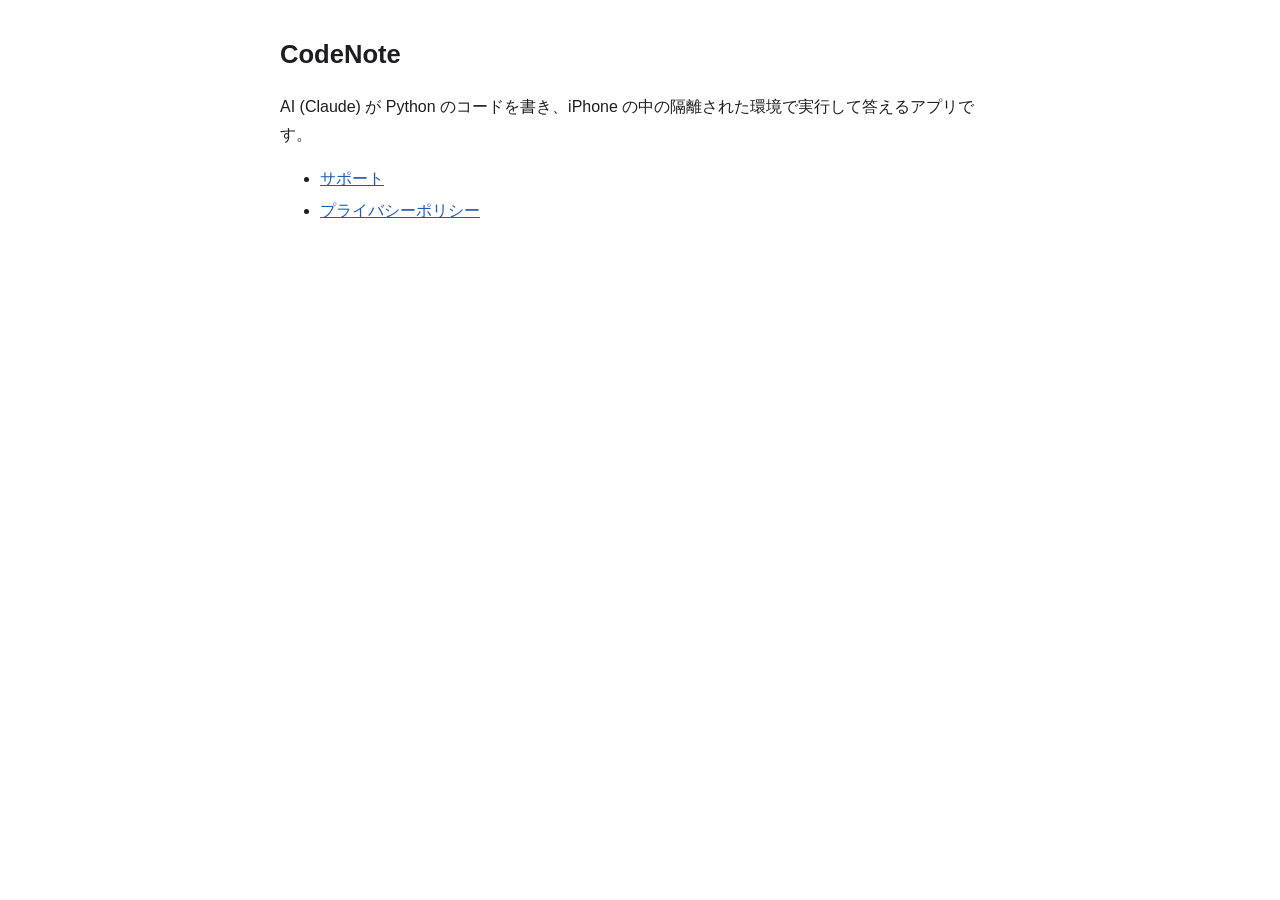
<file: index.html>
<!doctype html>
<html lang="ja">
<head>
<meta charset="utf-8">
<meta name="viewport" content="width=device-width, initial-scale=1">
<title>CodeNote</title>
<link rel="stylesheet" href="style.css">
</head>
<body>
<main>
<h1>CodeNote</h1>
<p>AI (Claude) が Python のコードを書き、iPhone の中の隔離された環境で実行して答えるアプリです。</p>
<ul>
<li><a href="support.html">サポート</a></li>
<li><a href="privacy.html">プライバシーポリシー</a></li>
</ul>
</main>
</body>
</html>
</file>
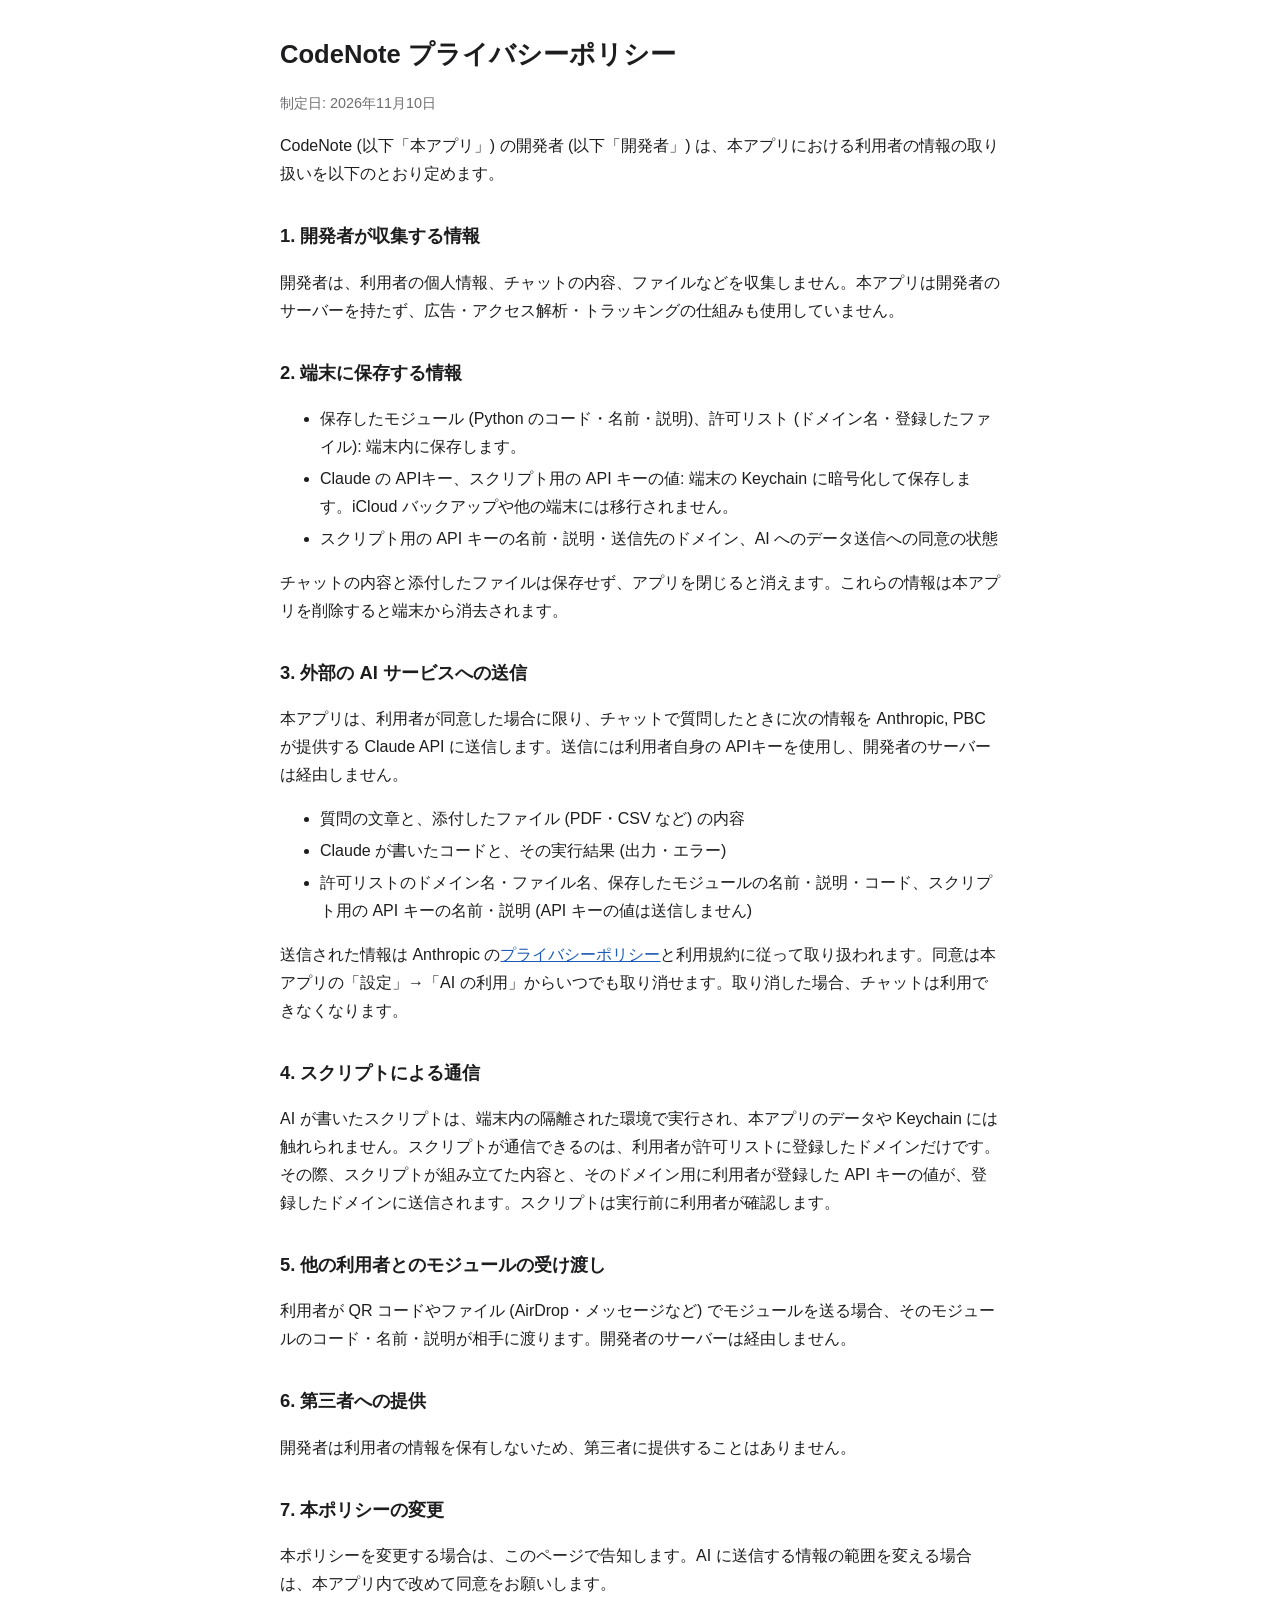
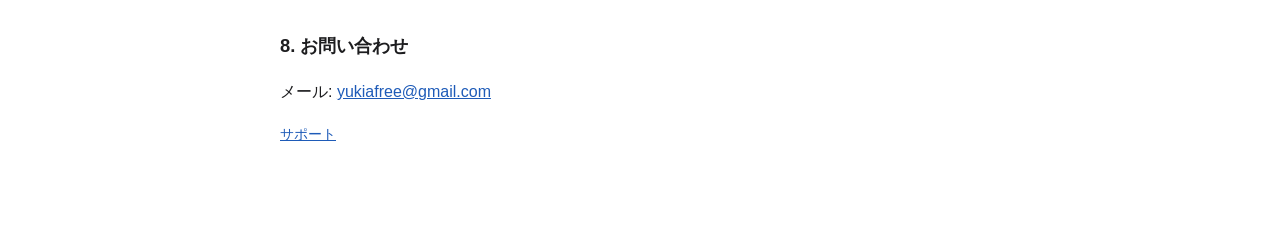
<file: privacy.html>
<!doctype html>
<html lang="ja">
<head>
<meta charset="utf-8">
<meta name="viewport" content="width=device-width, initial-scale=1">
<title>CodeNote プライバシーポリシー</title>
<link rel="stylesheet" href="style.css">
</head>
<body>
<main>
<h1>CodeNote プライバシーポリシー</h1>
<p class="updated">制定日: 2026年11月10日</p>

<p>CodeNote (以下「本アプリ」) の開発者 (以下「開発者」) は、本アプリにおける利用者の情報の取り扱いを以下のとおり定めます。</p>

<h2>1. 開発者が収集する情報</h2>
<p>開発者は、利用者の個人情報、チャットの内容、ファイルなどを収集しません。本アプリは開発者のサーバーを持たず、広告・アクセス解析・トラッキングの仕組みも使用していません。</p>

<h2>2. 端末に保存する情報</h2>
<ul>
<li>保存したモジュール (Python のコード・名前・説明)、許可リスト (ドメイン名・登録したファイル): 端末内に保存します。</li>
<li>Claude の APIキー、スクリプト用の API キーの値: 端末の Keychain に暗号化して保存します。iCloud バックアップや他の端末には移行されません。</li>
<li>スクリプト用の API キーの名前・説明・送信先のドメイン、AI へのデータ送信への同意の状態</li>
</ul>
<p>チャットの内容と添付したファイルは保存せず、アプリを閉じると消えます。これらの情報は本アプリを削除すると端末から消去されます。</p>

<h2>3. 外部の AI サービスへの送信</h2>
<p>本アプリは、利用者が同意した場合に限り、チャットで質問したときに次の情報を Anthropic, PBC が提供する Claude API に送信します。送信には利用者自身の APIキーを使用し、開発者のサーバーは経由しません。</p>
<ul>
<li>質問の文章と、添付したファイル (PDF・CSV など) の内容</li>
<li>Claude が書いたコードと、その実行結果 (出力・エラー)</li>
<li>許可リストのドメイン名・ファイル名、保存したモジュールの名前・説明・コード、スクリプト用の API キーの名前・説明 (API キーの値は送信しません)</li>
</ul>
<p>送信された情報は Anthropic の<a href="https://www.anthropic.com/legal/privacy">プライバシーポリシー</a>と利用規約に従って取り扱われます。同意は本アプリの「設定」→「AI の利用」からいつでも取り消せます。取り消した場合、チャットは利用できなくなります。</p>

<h2>4. スクリプトによる通信</h2>
<p>AI が書いたスクリプトは、端末内の隔離された環境で実行され、本アプリのデータや Keychain には触れられません。スクリプトが通信できるのは、利用者が許可リストに登録したドメインだけです。その際、スクリプトが組み立てた内容と、そのドメイン用に利用者が登録した API キーの値が、登録したドメインに送信されます。スクリプトは実行前に利用者が確認します。</p>

<h2>5. 他の利用者とのモジュールの受け渡し</h2>
<p>利用者が QR コードやファイル (AirDrop・メッセージなど) でモジュールを送る場合、そのモジュールのコード・名前・説明が相手に渡ります。開発者のサーバーは経由しません。</p>

<h2>6. 第三者への提供</h2>
<p>開発者は利用者の情報を保有しないため、第三者に提供することはありません。</p>

<h2>7. 本ポリシーの変更</h2>
<p>本ポリシーを変更する場合は、このページで告知します。AI に送信する情報の範囲を変える場合は、本アプリ内で改めて同意をお願いします。</p>

<h2>8. お問い合わせ</h2>
<p>メール: <a href="mailto:yukiafree@gmail.com">yukiafree@gmail.com</a></p>

<footer><p><a href="support.html">サポート</a></p></footer>
</main>
</body>
</html>
</file>
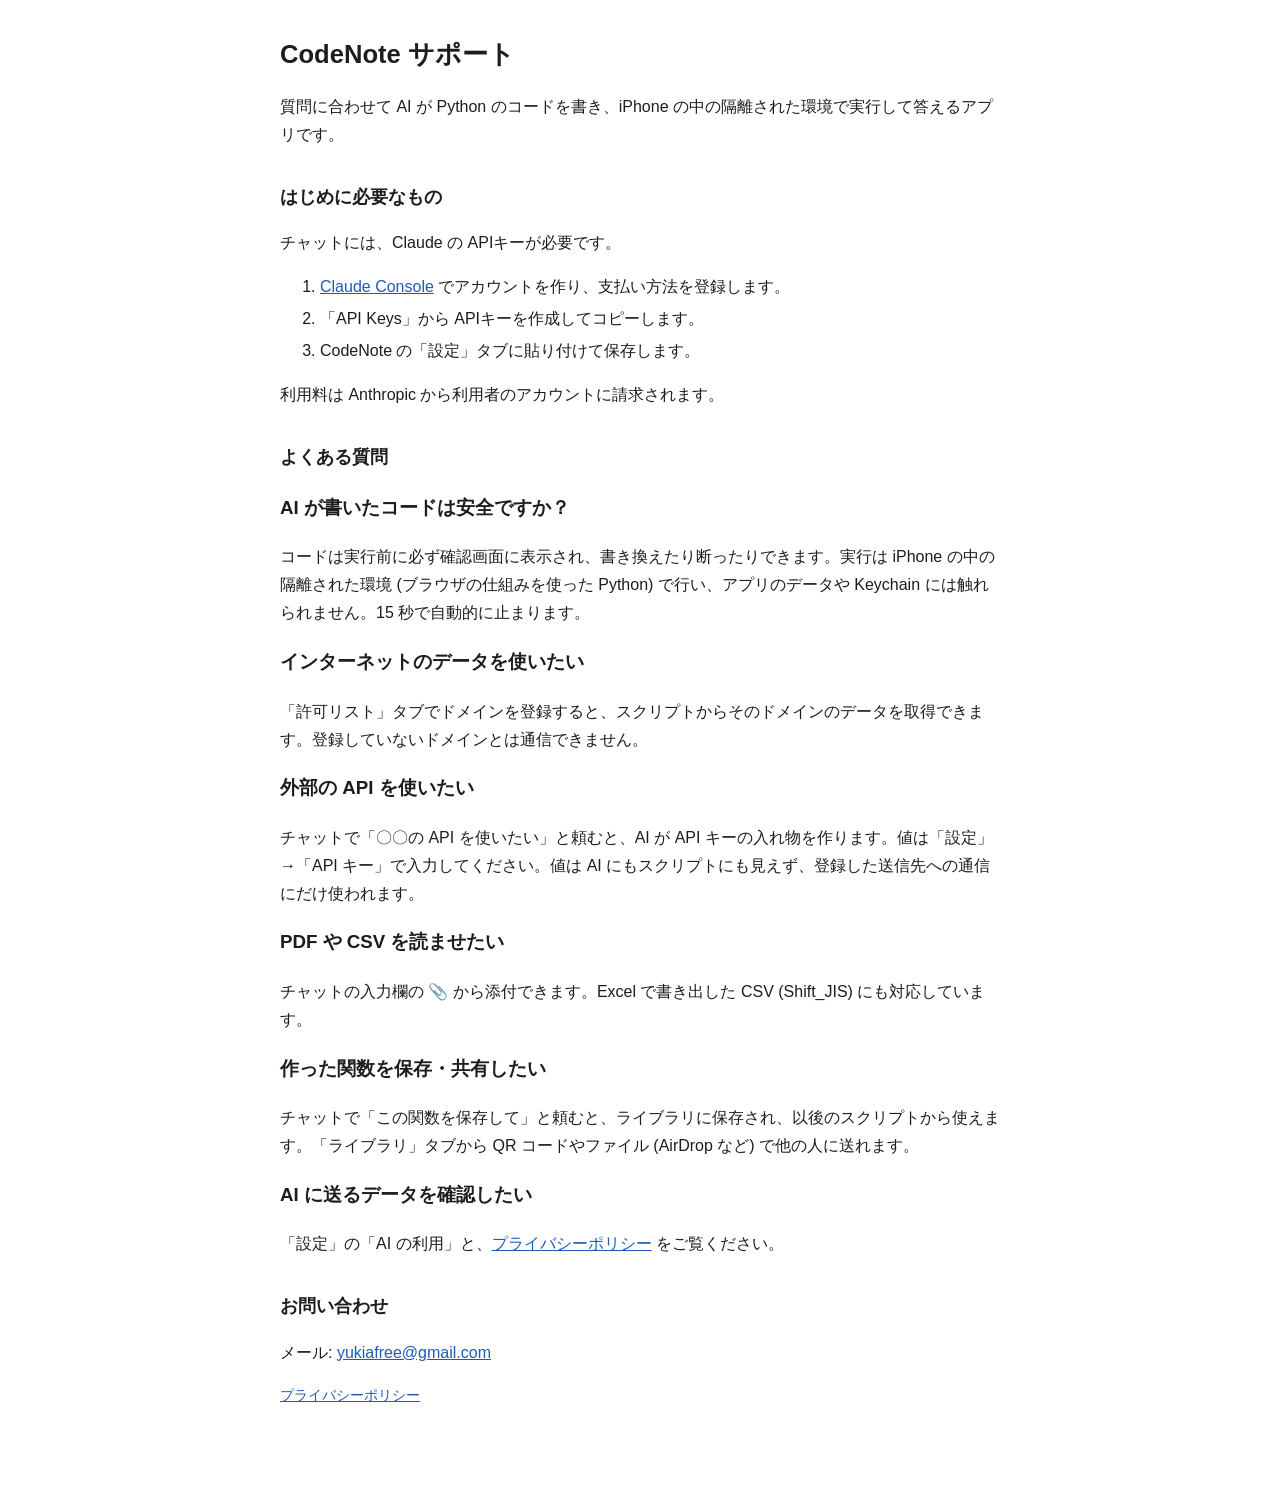
<file: support.html>
<!doctype html>
<html lang="ja">
<head>
<meta charset="utf-8">
<meta name="viewport" content="width=device-width, initial-scale=1">
<title>CodeNote サポート</title>
<link rel="stylesheet" href="style.css">
</head>
<body>
<main>
<h1>CodeNote サポート</h1>
<p>質問に合わせて AI が Python のコードを書き、iPhone の中の隔離された環境で実行して答えるアプリです。</p>

<h2>はじめに必要なもの</h2>
<p>チャットには、Claude の APIキーが必要です。</p>
<ol>
<li><a href="https://console.anthropic.com/settings/keys">Claude Console</a> でアカウントを作り、支払い方法を登録します。</li>
<li>「API Keys」から APIキーを作成してコピーします。</li>
<li>CodeNote の「設定」タブに貼り付けて保存します。</li>
</ol>
<p>利用料は Anthropic から利用者のアカウントに請求されます。</p>

<h2>よくある質問</h2>
<h3>AI が書いたコードは安全ですか？</h3>
<p>コードは実行前に必ず確認画面に表示され、書き換えたり断ったりできます。実行は iPhone の中の隔離された環境 (ブラウザの仕組みを使った Python) で行い、アプリのデータや Keychain には触れられません。15 秒で自動的に止まります。</p>
<h3>インターネットのデータを使いたい</h3>
<p>「許可リスト」タブでドメインを登録すると、スクリプトからそのドメインのデータを取得できます。登録していないドメインとは通信できません。</p>
<h3>外部の API を使いたい</h3>
<p>チャットで「〇〇の API を使いたい」と頼むと、AI が API キーの入れ物を作ります。値は「設定」→「API キー」で入力してください。値は AI にもスクリプトにも見えず、登録した送信先への通信にだけ使われます。</p>
<h3>PDF や CSV を読ませたい</h3>
<p>チャットの入力欄の 📎 から添付できます。Excel で書き出した CSV (Shift_JIS) にも対応しています。</p>
<h3>作った関数を保存・共有したい</h3>
<p>チャットで「この関数を保存して」と頼むと、ライブラリに保存され、以後のスクリプトから使えます。「ライブラリ」タブから QR コードやファイル (AirDrop など) で他の人に送れます。</p>
<h3>AI に送るデータを確認したい</h3>
<p>「設定」の「AI の利用」と、<a href="privacy.html">プライバシーポリシー</a> をご覧ください。</p>

<h2>お問い合わせ</h2>
<p>メール: <a href="mailto:yukiafree@gmail.com">yukiafree@gmail.com</a></p>

<footer><p><a href="privacy.html">プライバシーポリシー</a></p></footer>
</main>
</body>
</html>
</file>
<file: style.css>
:root { color-scheme: light dark; --fg: #1d1d1f; --muted: #6e6e73; --bg: #ffffff; --accent: #1e5bb8; }
@media (prefers-color-scheme: dark) { :root { --fg: #f5f5f7; --muted: #a1a1a6; --bg: #111113; --accent: #5aa0ff; } }
body { margin: 0; background: var(--bg); color: var(--fg); font: 16px/1.75 -apple-system, BlinkMacSystemFont, "Hiragino Sans", "Noto Sans JP", sans-serif; }
main { max-width: 720px; margin: 0 auto; padding: 32px 16px 64px; }
h1 { font-size: 1.6rem; margin: 0 0 4px; }
h2 { font-size: 1.15rem; margin: 32px 0 8px; }
.updated, footer { color: var(--muted); font-size: 0.9rem; }
a { color: var(--accent); }
li { margin: 4px 0; }
</file>
